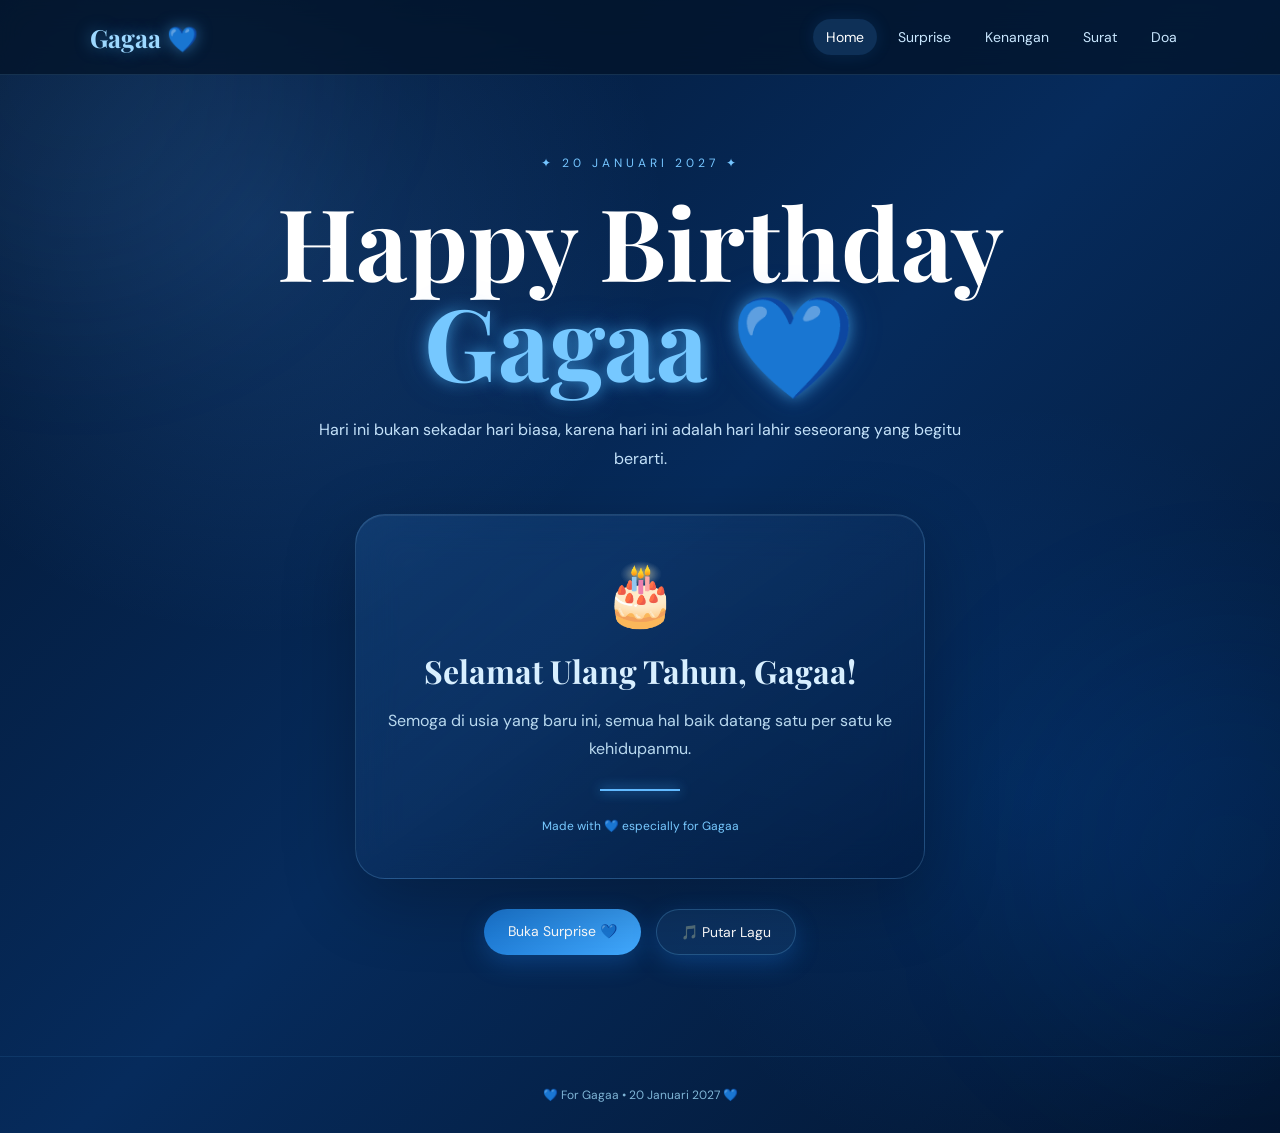
<file: index.html>
<!DOCTYPE html>
<html lang="id">
<head>
    <meta charset="UTF-8">
    <meta name="viewport" content="width=device-width, initial-scale=1.0">
    <title>Happy Birthday Gagaa 💙</title>
    <link rel="stylesheet" href="style.css">
</head>

<body>

<div id="hearts"></div>

<nav class="navbar">
    <div class="logo">Gagaa 💙</div>

    <div class="nav-links">
        <a href="index.html" class="active">Home</a>
        <a href="surprise.html">Surprise</a>
        <a href="gallery.html">Kenangan</a>
        <a href="letter.html">Surat</a>
        <a href="wish.html">Doa</a>
    </div>
</nav>

<section class="hero">

    <div class="hero-content">

        <div class="small-text">
            ✦ 20 JANUARI 2027 ✦
        </div>

        <h1>
            Happy Birthday
            <span>Gagaa 💙</span>
        </h1>

        <p class="hero-description">
            Hari ini bukan sekadar hari biasa,
            karena hari ini adalah hari lahir seseorang
            yang begitu berarti.
        </p>

        <div class="birthday-card">
            <div class="cake">🎂</div>

            <h2>
                Selamat Ulang Tahun,
                Gagaa!
            </h2>

            <p>
                Semoga di usia yang baru ini,
                semua hal baik datang satu per satu
                ke kehidupanmu.
            </p>

            <div class="line"></div>

            <p class="mini-text">
                Made with 💙 especially for Gagaa
            </p>
        </div>

        <div class="buttons">
            <a href="surprise.html" class="btn">
                Buka Surprise 💙
            </a>

            <button class="music-btn" onclick="playMusic()">
                🎵 Putar Lagu
            </button>
        </div>

    </div>

</section>

<div class="music-player">
    <iframe
        id="youtubePlayer"
        width="0"
        height="0"
        src="https://www.youtube.com/embed/ptys7c83638?enablejsapi=1"
        title="Berapa Kali Kita Akan Saling Memaafkan - Pamungkas"
        frameborder="0"
        allow="autoplay">
    </iframe>
</div>

<footer>
    <p>💙 For Gagaa • 20 Januari 2027 💙</p>
</footer>

<script src="script.js"></script>

</body>
</html>
</file>
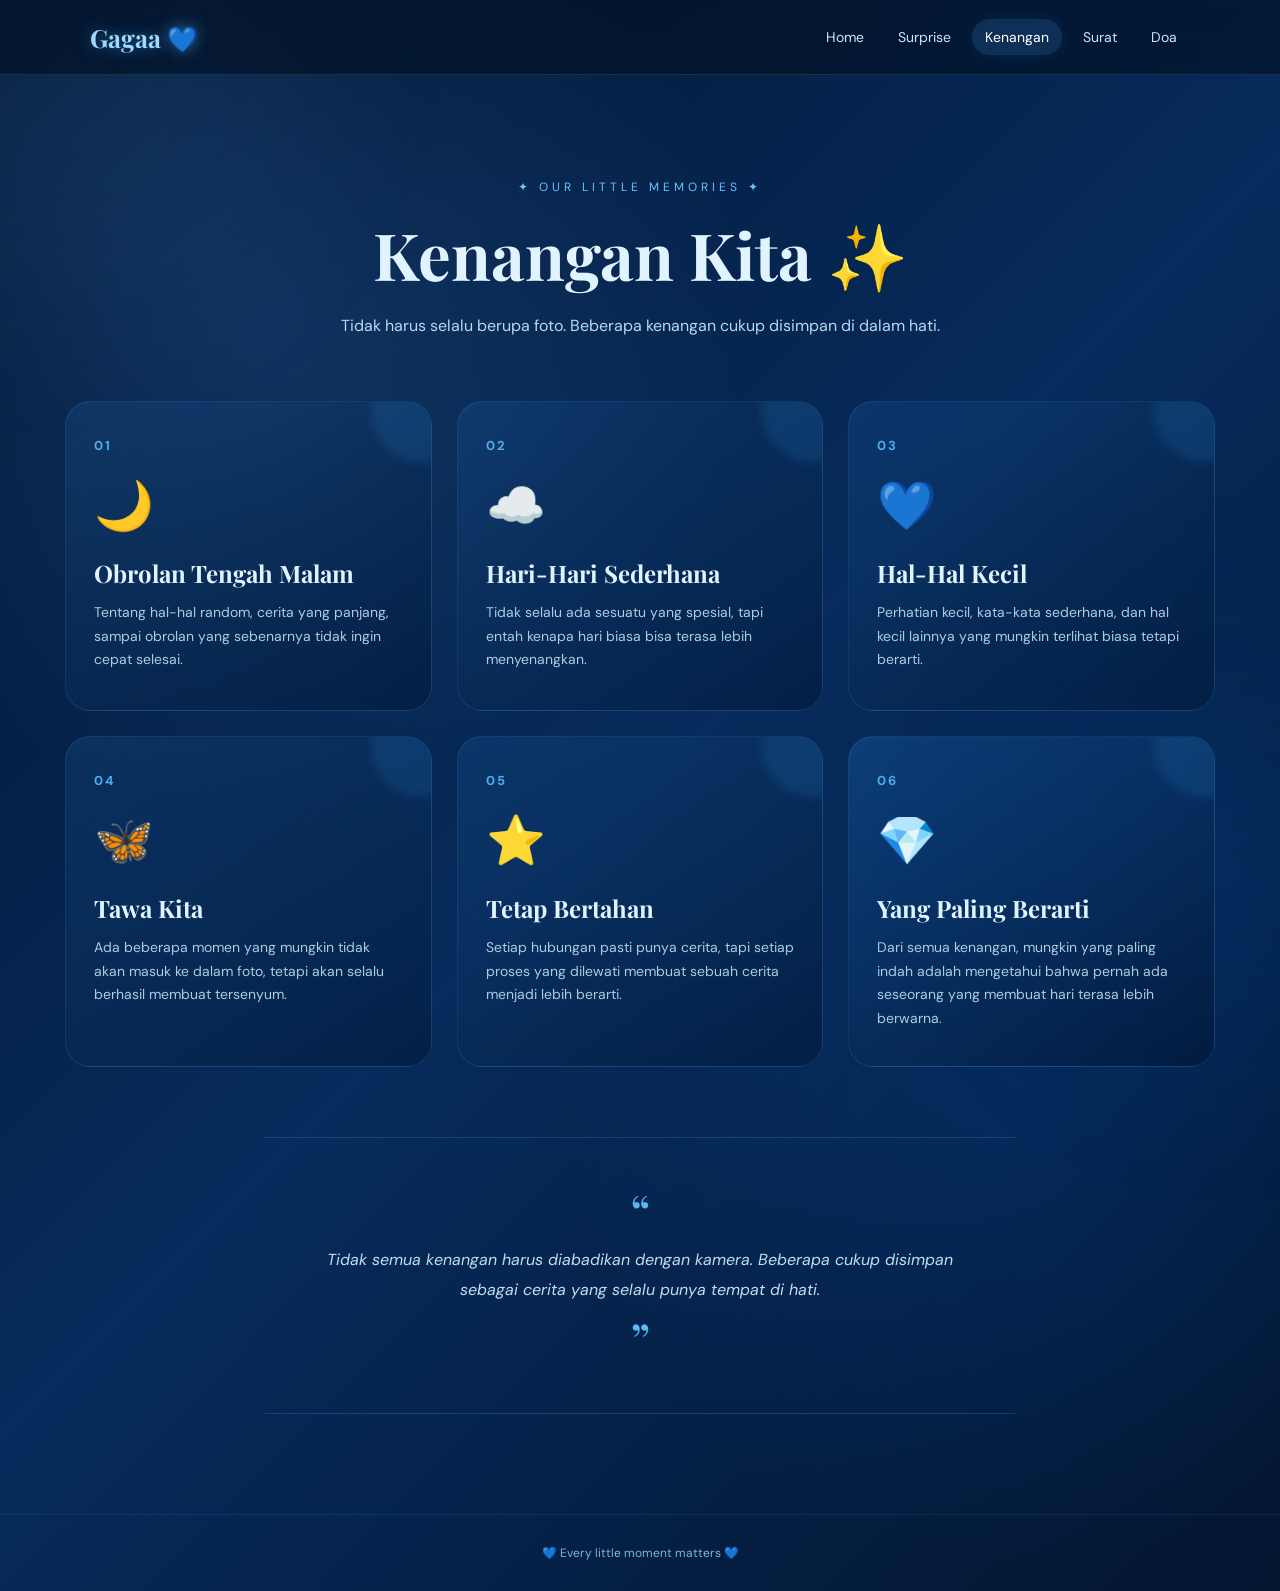
<file: gallery.html>
<!DOCTYPE html>
<html lang="id">
<head>
    <meta charset="UTF-8">
    <meta name="viewport" content="width=device-width, initial-scale=1.0">
    <title>Kenangan Gagaa 💙</title>
    <link rel="stylesheet" href="style.css">
</head>

<body>

<div id="hearts"></div>

<nav class="navbar">
    <div class="logo">Gagaa 💙</div>

    <div class="nav-links">
        <a href="index.html">Home</a>
        <a href="surprise.html">Surprise</a>
        <a href="gallery.html" class="active">Kenangan</a>
        <a href="letter.html">Surat</a>
        <a href="wish.html">Doa</a>
    </div>
</nav>

<section class="page-section">

    <div class="page-title">
        <span>✦ OUR LITTLE MEMORIES ✦</span>
        <h1>Kenangan Kita ✨</h1>

        <p>
            Tidak harus selalu berupa foto.
            Beberapa kenangan cukup disimpan
            di dalam hati.
        </p>
    </div>

    <div class="memory-grid">

        <div class="memory-card">
            <div class="memory-number">01</div>
            <div class="memory-icon">🌙</div>

            <h2>
                Obrolan Tengah Malam
            </h2>

            <p>
                Tentang hal-hal random,
                cerita yang panjang,
                sampai obrolan yang sebenarnya
                tidak ingin cepat selesai.
            </p>
        </div>

        <div class="memory-card">
            <div class="memory-number">02</div>
            <div class="memory-icon">☁️</div>

            <h2>
                Hari-Hari Sederhana
            </h2>

            <p>
                Tidak selalu ada sesuatu yang spesial,
                tapi entah kenapa hari biasa
                bisa terasa lebih menyenangkan.
            </p>
        </div>

        <div class="memory-card">
            <div class="memory-number">03</div>
            <div class="memory-icon">💙</div>

            <h2>
                Hal-Hal Kecil
            </h2>

            <p>
                Perhatian kecil, kata-kata sederhana,
                dan hal kecil lainnya yang mungkin
                terlihat biasa tetapi berarti.
            </p>
        </div>

        <div class="memory-card">
            <div class="memory-number">04</div>
            <div class="memory-icon">🦋</div>

            <h2>
                Tawa Kita
            </h2>

            <p>
                Ada beberapa momen yang mungkin
                tidak akan masuk ke dalam foto,
                tetapi akan selalu berhasil membuat tersenyum.
            </p>
        </div>

        <div class="memory-card">
            <div class="memory-number">05</div>
            <div class="memory-icon">⭐</div>

            <h2>
                Tetap Bertahan
            </h2>

            <p>
                Setiap hubungan pasti punya cerita,
                tapi setiap proses yang dilewati
                membuat sebuah cerita menjadi lebih berarti.
            </p>
        </div>

        <div class="memory-card special-card">
            <div class="memory-number">06</div>
            <div class="memory-icon">💎</div>

            <h2>
                Yang Paling Berarti
            </h2>

            <p>
                Dari semua kenangan,
                mungkin yang paling indah adalah
                mengetahui bahwa pernah ada seseorang
                yang membuat hari terasa lebih berwarna.
            </p>
        </div>

    </div>

    <div class="quote-box">
        <span>“</span>

        <p>
            Tidak semua kenangan harus diabadikan
            dengan kamera. Beberapa cukup disimpan
            sebagai cerita yang selalu punya tempat
            di hati.
        </p>

        <span>”</span>
    </div>

</section>

<footer>
    <p>💙 Every little moment matters 💙</p>
</footer>

<script src="script.js"></script>

</body>
</html>
</file>
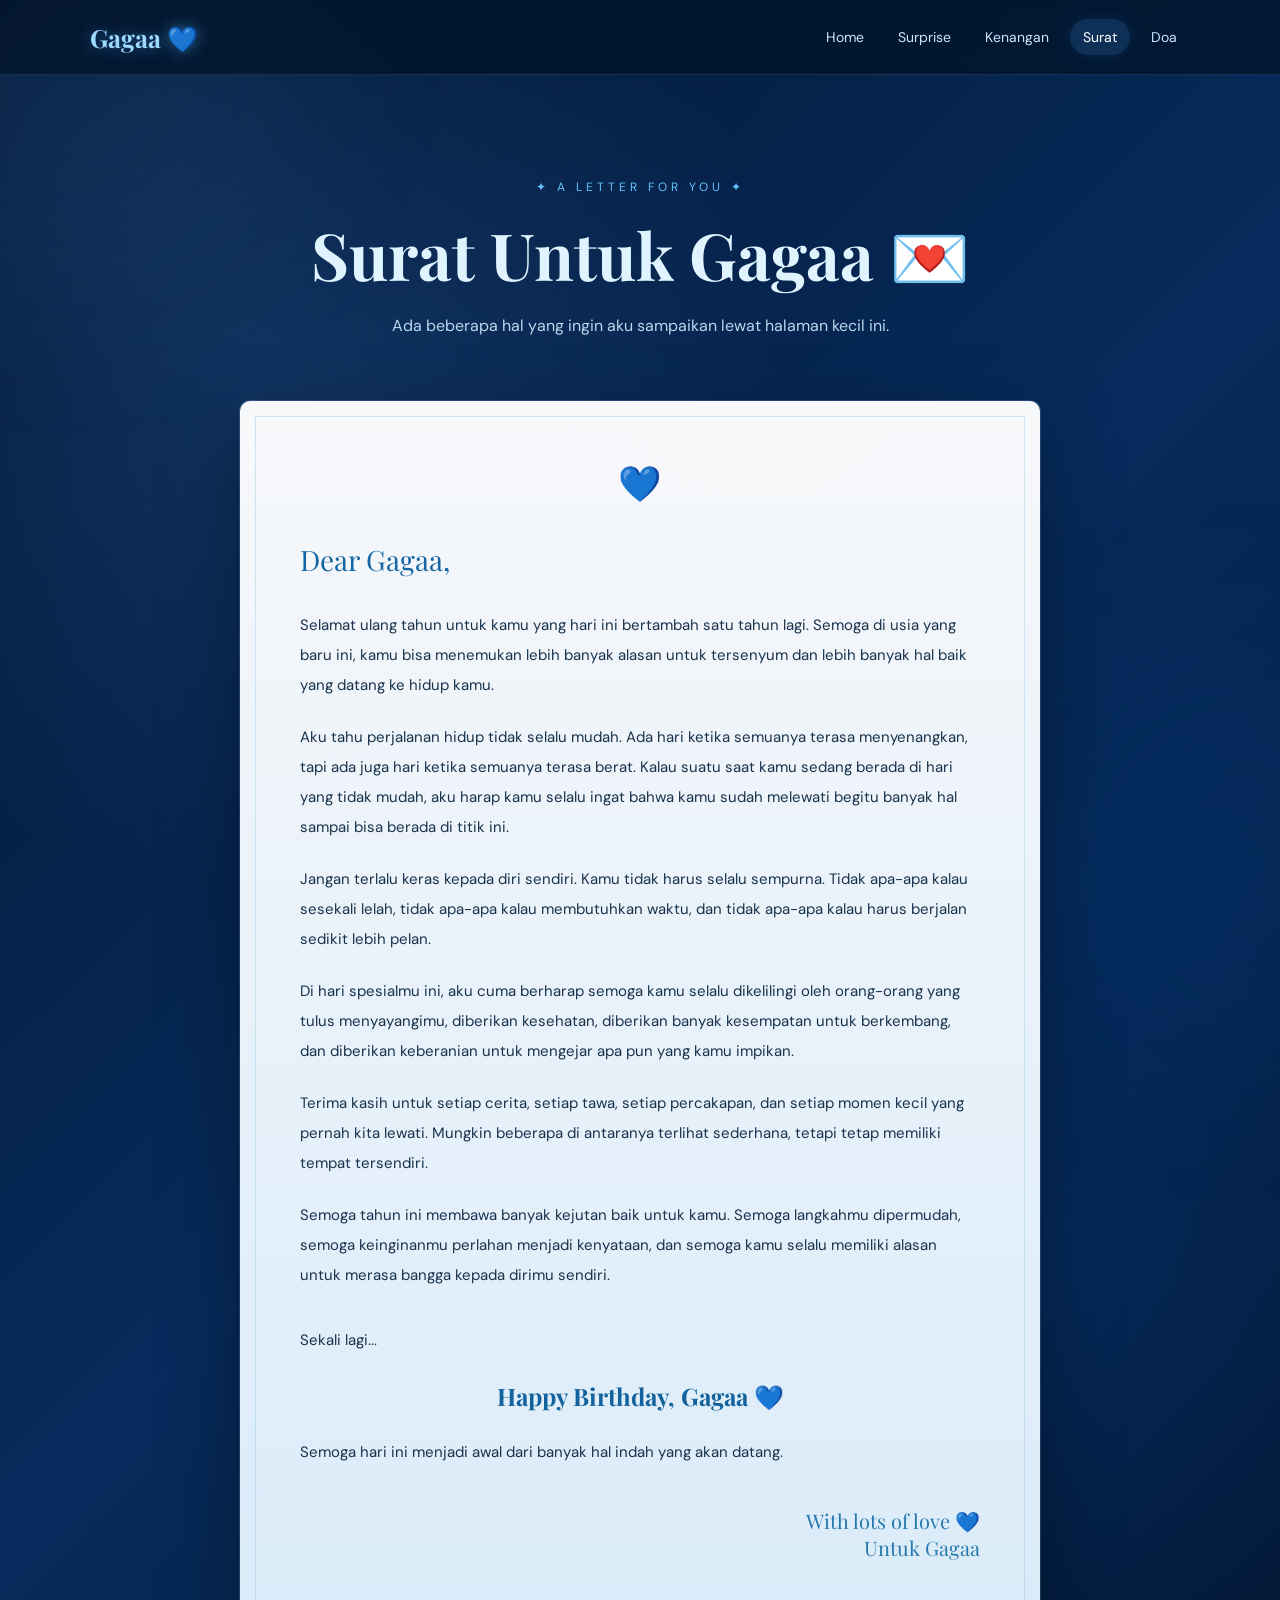
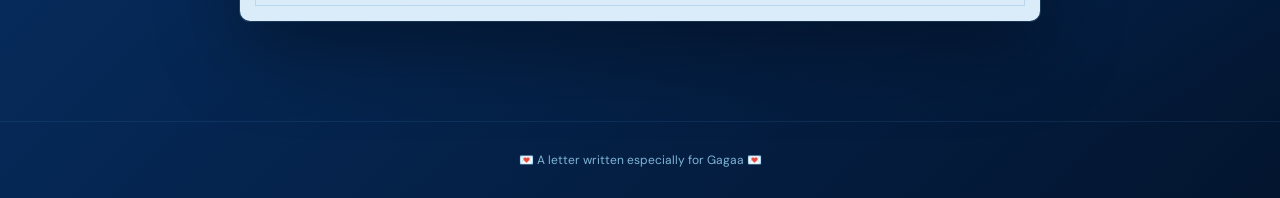
<file: letter.html>
<!DOCTYPE html>
<html lang="id">
<head>
    <meta charset="UTF-8">
    <meta name="viewport" content="width=device-width, initial-scale=1.0">
    <title>Surat Untuk Gagaa 💌</title>
    <link rel="stylesheet" href="style.css">
</head>

<body>

<div id="hearts"></div>

<nav class="navbar">
    <div class="logo">Gagaa 💙</div>

    <div class="nav-links">
        <a href="index.html">Home</a>
        <a href="surprise.html">Surprise</a>
        <a href="gallery.html">Kenangan</a>
        <a href="letter.html" class="active">Surat</a>
        <a href="wish.html">Doa</a>
    </div>
</nav>

<section class="page-section">

    <div class="page-title">
        <span>✦ A LETTER FOR YOU ✦</span>
        <h1>Surat Untuk Gagaa 💌</h1>

        <p>
            Ada beberapa hal yang ingin aku sampaikan
            lewat halaman kecil ini.
        </p>
    </div>

    <div class="letter-container">

        <div class="letter-paper">

            <div class="letter-top">
                💙
            </div>

            <p class="letter-greeting">
                Dear Gagaa,
            </p>

            <p>
                Selamat ulang tahun untuk kamu yang hari ini
                bertambah satu tahun lagi. Semoga di usia yang
                baru ini, kamu bisa menemukan lebih banyak alasan
                untuk tersenyum dan lebih banyak hal baik yang
                datang ke hidup kamu.
            </p>

            <p>
                Aku tahu perjalanan hidup tidak selalu mudah.
                Ada hari ketika semuanya terasa menyenangkan,
                tapi ada juga hari ketika semuanya terasa berat.
                Kalau suatu saat kamu sedang berada di hari
                yang tidak mudah, aku harap kamu selalu ingat
                bahwa kamu sudah melewati begitu banyak hal
                sampai bisa berada di titik ini.
            </p>

            <p>
                Jangan terlalu keras kepada diri sendiri.
                Kamu tidak harus selalu sempurna.
                Tidak apa-apa kalau sesekali lelah,
                tidak apa-apa kalau membutuhkan waktu,
                dan tidak apa-apa kalau harus berjalan
                sedikit lebih pelan.
            </p>

            <p>
                Di hari spesialmu ini, aku cuma berharap
                semoga kamu selalu dikelilingi oleh orang-orang
                yang tulus menyayangimu, diberikan kesehatan,
                diberikan banyak kesempatan untuk berkembang,
                dan diberikan keberanian untuk mengejar
                apa pun yang kamu impikan.
            </p>

            <p>
                Terima kasih untuk setiap cerita,
                setiap tawa, setiap percakapan,
                dan setiap momen kecil yang pernah kita lewati.
                Mungkin beberapa di antaranya terlihat sederhana,
                tetapi tetap memiliki tempat tersendiri.
            </p>

            <p>
                Semoga tahun ini membawa banyak kejutan baik
                untuk kamu. Semoga langkahmu dipermudah,
                semoga keinginanmu perlahan menjadi kenyataan,
                dan semoga kamu selalu memiliki alasan
                untuk merasa bangga kepada dirimu sendiri.
            </p>

            <p class="letter-closing">
                Sekali lagi...
            </p>

            <h2>
                Happy Birthday, Gagaa 💙
            </h2>

            <p>
                Semoga hari ini menjadi awal dari
                banyak hal indah yang akan datang.
            </p>

            <div class="signature">
                With lots of love 💙<br>
                Untuk Gagaa
            </div>

        </div>

    </div>

</section>

<footer>
    <p>💌 A letter written especially for Gagaa 💌</p>
</footer>

<script src="script.js"></script>

</body>
</html>
</file>
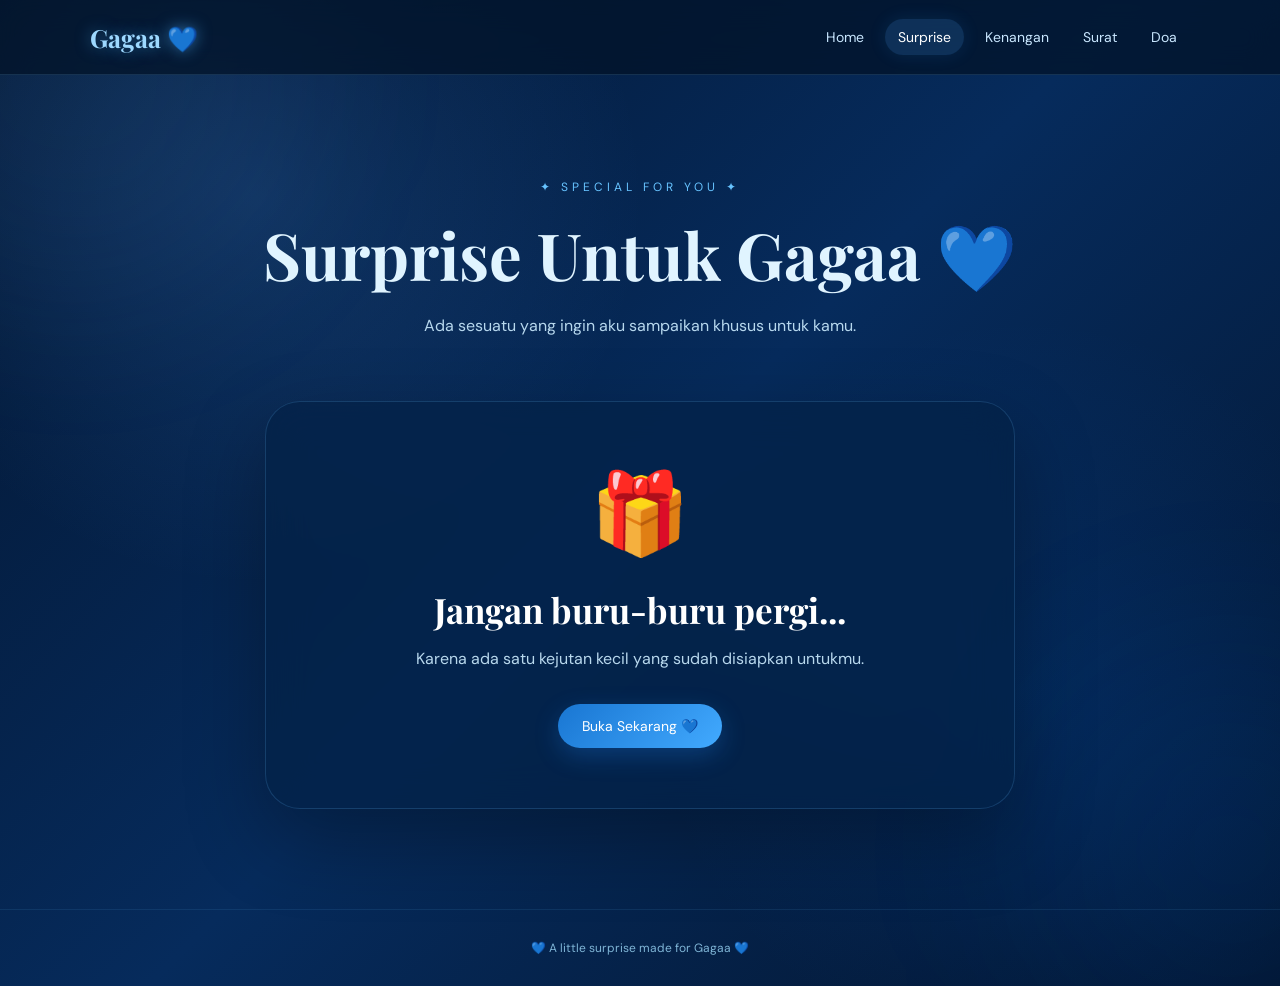
<file: surprise.html>
<!DOCTYPE html>
<html lang="id">
<head>
    <meta charset="UTF-8">
    <meta name="viewport" content="width=device-width, initial-scale=1.0">
    <title>Surprise Untuk Gagaa 💙</title>
    <link rel="stylesheet" href="style.css">
</head>

<body>

<div id="hearts"></div>

<nav class="navbar">
    <div class="logo">Gagaa 💙</div>

    <div class="nav-links">
        <a href="index.html">Home</a>
        <a href="surprise.html" class="active">Surprise</a>
        <a href="gallery.html">Kenangan</a>
        <a href="letter.html">Surat</a>
        <a href="wish.html">Doa</a>
    </div>
</nav>

<section class="page-section">

    <div class="page-title">
        <span>✦ SPECIAL FOR YOU ✦</span>
        <h1>Surprise Untuk Gagaa 💙</h1>
        <p>
            Ada sesuatu yang ingin aku sampaikan
            khusus untuk kamu.
        </p>
    </div>

    <div class="surprise-box">

        <div class="gift-icon">
            🎁
        </div>

        <h2>
            Jangan buru-buru pergi...
        </h2>

        <p>
            Karena ada satu kejutan kecil
            yang sudah disiapkan untukmu.
        </p>

        <button class="surprise-btn" onclick="openSurprise()">
            Buka Sekarang 💙
        </button>

        <div id="surpriseMessage" class="hidden-message">

            <div class="big-heart">
                💙
            </div>

            <h2>
                HAPPY BIRTHDAY GAGAA!
            </h2>

            <p>
                Kalau ada satu hal yang ingin aku berikan
                di hari ulang tahunmu, mungkin bukan sesuatu
                yang mahal atau mewah.
            </p>

            <p>
                Aku cuma ingin kamu selalu tahu
                kalau kamu adalah seseorang
                yang sangat berarti.
            </p>

            <p>
                Semoga senyum kamu selalu ada,
                semoga langkahmu selalu dimudahkan,
                dan semoga tahun ini menjadi salah satu
                tahun terbaik dalam hidupmu.
            </p>

            <div class="heart-row">
                💙 💙 💙
            </div>

            <h3>
                Selamat bertambah usia, Gagaa.
            </h3>

        </div>

    </div>

</section>

<footer>
    <p>💙 A little surprise made for Gagaa 💙</p>
</footer>

<script src="script.js"></script>

</body>
</html>
</file>
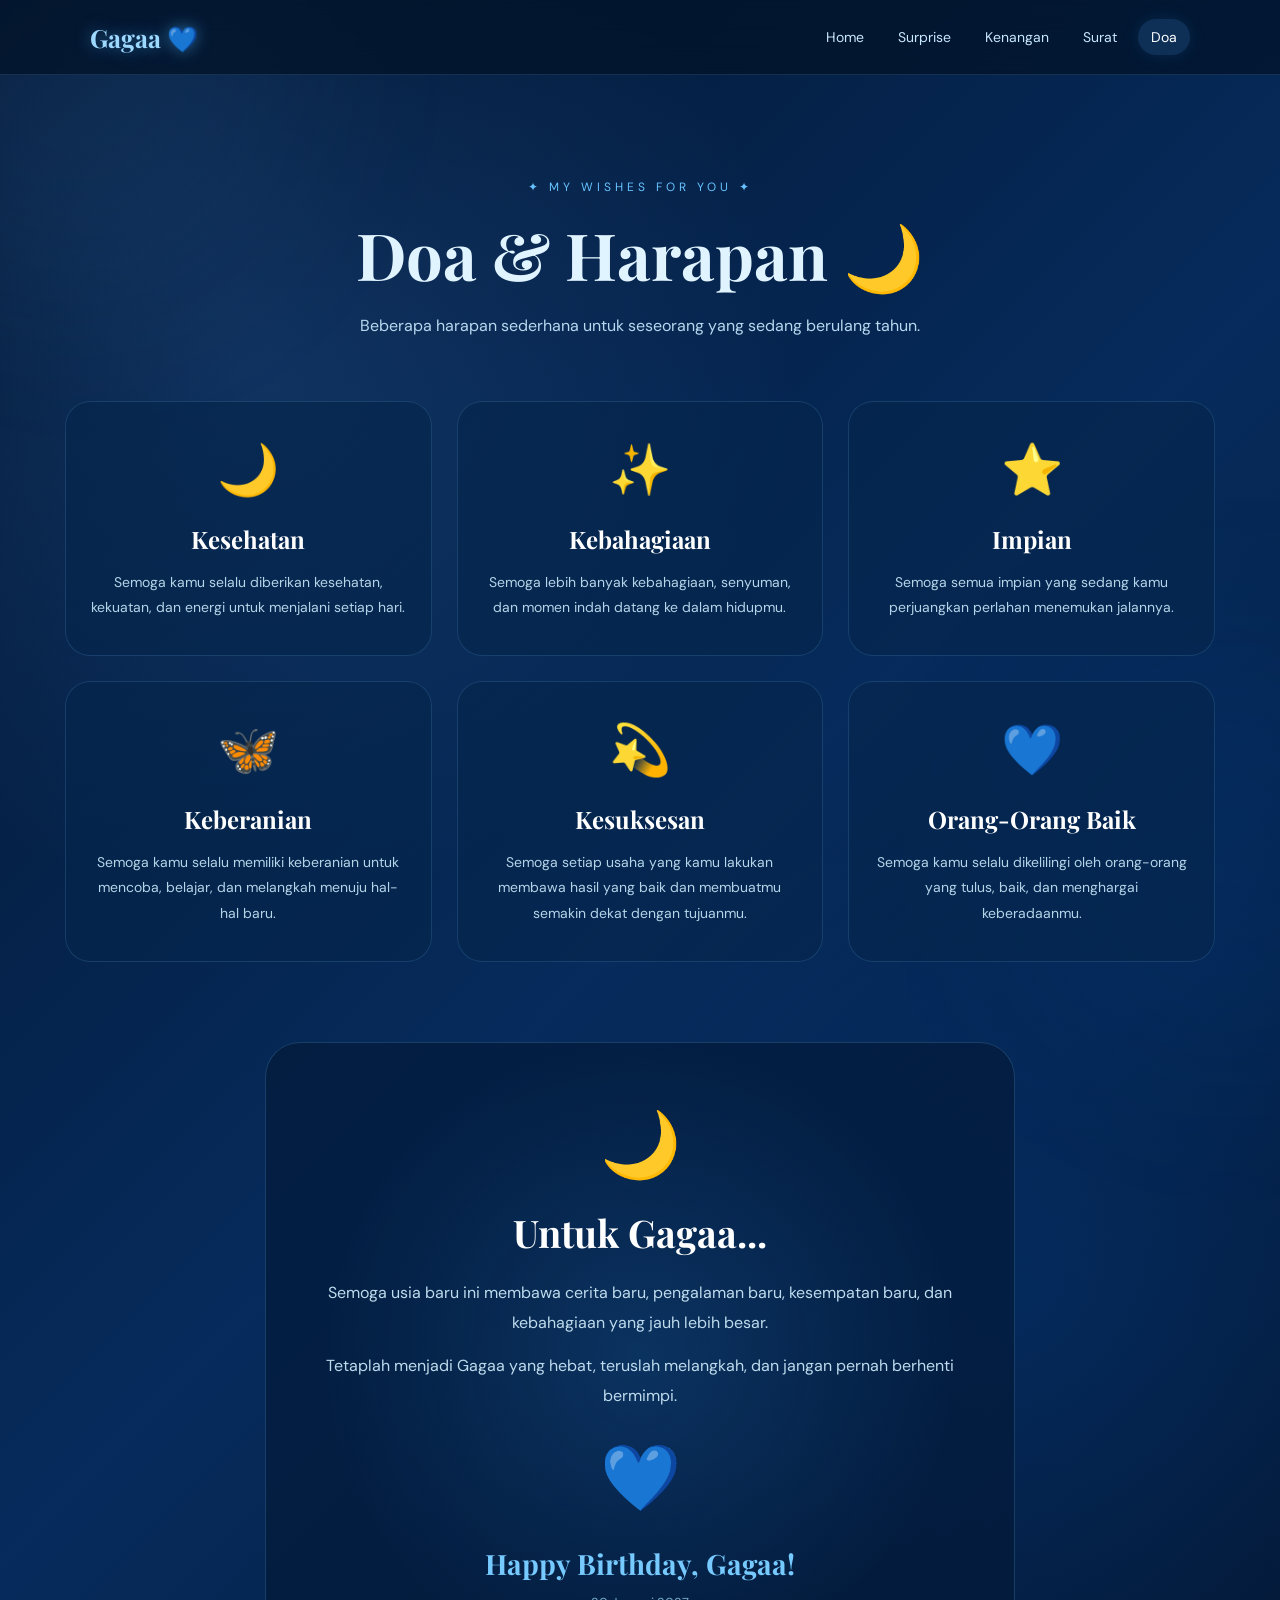
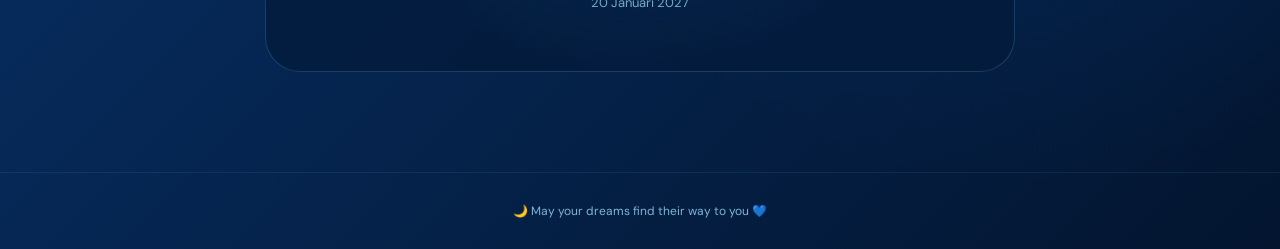
<file: wish.html>
<!DOCTYPE html>
<html lang="id">
<head>
    <meta charset="UTF-8">
    <meta name="viewport" content="width=device-width, initial-scale=1.0">
    <title>Doa Untuk Gagaa 🌙</title>
    <link rel="stylesheet" href="style.css">
</head>

<body>

<div id="hearts"></div>

<nav class="navbar">
    <div class="logo">Gagaa 💙</div>

    <div class="nav-links">
        <a href="index.html">Home</a>
        <a href="surprise.html">Surprise</a>
        <a href="gallery.html">Kenangan</a>
        <a href="letter.html">Surat</a>
        <a href="wish.html" class="active">Doa</a>
    </div>
</nav>

<section class="page-section wish-page">

    <div class="page-title">
        <span>✦ MY WISHES FOR YOU ✦</span>
        <h1>Doa & Harapan 🌙</h1>

        <p>
            Beberapa harapan sederhana untuk
            seseorang yang sedang berulang tahun.
        </p>
    </div>

    <div class="wish-grid">

        <div class="wish-card">
            <div class="wish-icon">🌙</div>
            <h2>Kesehatan</h2>
            <p>
                Semoga kamu selalu diberikan kesehatan,
                kekuatan, dan energi untuk menjalani
                setiap hari.
            </p>
        </div>

        <div class="wish-card">
            <div class="wish-icon">✨</div>
            <h2>Kebahagiaan</h2>
            <p>
                Semoga lebih banyak kebahagiaan,
                senyuman, dan momen indah datang
                ke dalam hidupmu.
            </p>
        </div>

        <div class="wish-card">
            <div class="wish-icon">⭐</div>
            <h2>Impian</h2>
            <p>
                Semoga semua impian yang sedang
                kamu perjuangkan perlahan menemukan
                jalannya.
            </p>
        </div>

        <div class="wish-card">
            <div class="wish-icon">🦋</div>
            <h2>Keberanian</h2>
            <p>
                Semoga kamu selalu memiliki keberanian
                untuk mencoba, belajar, dan melangkah
                menuju hal-hal baru.
            </p>
        </div>

        <div class="wish-card">
            <div class="wish-icon">💫</div>
            <h2>Kesuksesan</h2>
            <p>
                Semoga setiap usaha yang kamu lakukan
                membawa hasil yang baik dan membuatmu
                semakin dekat dengan tujuanmu.
            </p>
        </div>

        <div class="wish-card">
            <div class="wish-icon">💙</div>
            <h2>Orang-Orang Baik</h2>
            <p>
                Semoga kamu selalu dikelilingi
                oleh orang-orang yang tulus,
                baik, dan menghargai keberadaanmu.
            </p>
        </div>

    </div>

    <div class="final-wish">

        <div class="moon">🌙</div>

        <h2>
            Untuk Gagaa...
        </h2>

        <p>
            Semoga usia baru ini membawa cerita baru,
            pengalaman baru, kesempatan baru,
            dan kebahagiaan yang jauh lebih besar.
        </p>

        <p>
            Tetaplah menjadi Gagaa yang hebat,
            teruslah melangkah,
            dan jangan pernah berhenti bermimpi.
        </p>

        <div class="final-heart">
            💙
        </div>

        <h3>
            Happy Birthday, Gagaa!
        </h3>

        <span>
            20 Januari 2027
        </span>

    </div>

</section>

<footer>
    <p>🌙 May your dreams find their way to you 💙</p>
</footer>

<script src="script.js"></script>

</body>
</html>
</file>
<file: style.css>
@import url('https://fonts.googleapis.com/css2?family=DM+Sans:wght@400;500;600;700&family=Playfair+Display:wght@500;600;700&display=swap');

* {
    margin: 0;
    padding: 0;
    box-sizing: border-box;
}

html {
    scroll-behavior: smooth;
}

body {
    font-family: 'DM Sans', sans-serif;
    background:
        radial-gradient(circle at 20% 20%, rgba(80, 160, 255, 0.16), transparent 30%),
        radial-gradient(circle at 80% 70%, rgba(0, 100, 220, 0.14), transparent 30%),
        linear-gradient(135deg, #03152f, #062b5c, #03152f);
    color: #ffffff;
    min-height: 100vh;
    overflow-x: hidden;
}

/* =========================
   BACKGROUND
========================= */

body::before {
    content: "";
    position: fixed;
    width: 450px;
    height: 450px;
    border-radius: 50%;
    background: rgba(75, 160, 255, 0.08);
    filter: blur(80px);
    top: -150px;
    left: -150px;
    pointer-events: none;
}

body::after {
    content: "";
    position: fixed;
    width: 400px;
    height: 400px;
    border-radius: 50%;
    background: rgba(0, 119, 255, 0.08);
    filter: blur(90px);
    bottom: -150px;
    right: -150px;
    pointer-events: none;
}

/* =========================
   MOVING HEARTS
========================= */

#hearts {
    position: fixed;
    inset: 0;
    pointer-events: none;
    overflow: hidden;
    z-index: 0;
}

.heart {
    position: absolute;
    bottom: -50px;
    color: #52aaff;
    font-size: 18px;
    opacity: 0.7;
    animation: floatHeart linear forwards;
    filter: drop-shadow(0 0 8px rgba(60, 170, 255, 0.7));
}

@keyframes floatHeart {
    0% {
        transform: translateY(0) rotate(0deg) scale(0.7);
        opacity: 0;
    }

    10% {
        opacity: 0.75;
    }

    50% {
        transform: translateY(-50vh) rotate(180deg) scale(1);
    }

    100% {
        transform: translateY(-115vh) rotate(360deg) scale(0.6);
        opacity: 0;
    }
}

/* =========================
   NAVBAR
========================= */

.navbar {
    position: relative;
    z-index: 20;
    width: 100%;
    min-height: 75px;
    padding: 18px 7%;
    display: flex;
    align-items: center;
    justify-content: space-between;
    background: rgba(2, 18, 40, 0.72);
    border-bottom: 1px solid rgba(130, 200, 255, 0.15);
    backdrop-filter: blur(15px);
}

.logo {
    font-family: 'Playfair Display', serif;
    font-size: 25px;
    font-weight: 700;
    color: #9dd8ff;
    text-shadow: 0 0 15px rgba(80, 180, 255, 0.5);
}

.nav-links {
    display: flex;
    align-items: center;
    gap: 8px;
}

.nav-links a {
    text-decoration: none;
    color: #c9e7ff;
    font-size: 14px;
    padding: 9px 13px;
    border-radius: 20px;
    transition: 0.3s ease;
}

.nav-links a:hover,
.nav-links a.active {
    color: white;
    background: rgba(70, 160, 255, 0.18);
    box-shadow: 0 0 18px rgba(50, 160, 255, 0.12);
}

/* =========================
   HERO
========================= */

.hero {
    position: relative;
    z-index: 2;
    min-height: calc(100vh - 75px);
    display: flex;
    align-items: center;
    justify-content: center;
    text-align: center;
    padding: 80px 20px;
}

.hero-content {
    width: min(850px, 100%);
}

.small-text {
    color: #75c5ff;
    letter-spacing: 4px;
    font-size: 12px;
    margin-bottom: 20px;
}

.hero h1 {
    font-family: 'Playfair Display', serif;
    font-size: clamp(50px, 9vw, 100px);
    line-height: 1;
    margin-bottom: 25px;
}

.hero h1 span {
    display: block;
    color: #76c8ff;
    text-shadow:
        0 0 15px rgba(80, 190, 255, 0.6),
        0 0 35px rgba(50, 130, 255, 0.25);
}

.hero-description {
    max-width: 650px;
    margin: 0 auto 40px;
    color: #c4e2fa;
    line-height: 1.8;
    font-size: 16px;
}

/* =========================
   BIRTHDAY CARD
========================= */

.birthday-card {
    width: min(570px, 100%);
    margin: auto;
    padding: 40px 30px;
    border-radius: 30px;
    background: linear-gradient(
        145deg,
        rgba(70, 160, 255, 0.15),
        rgba(2, 25, 60, 0.55)
    );
    border: 1px solid rgba(130, 205, 255, 0.2);
    box-shadow:
        0 20px 70px rgba(0, 0, 0, 0.25),
        inset 0 1px 0 rgba(255, 255, 255, 0.08);
    backdrop-filter: blur(20px);
}

.cake {
    font-size: 60px;
    animation: cakeFloat 3s ease-in-out infinite;
}

@keyframes cakeFloat {
    0%, 100% {
        transform: translateY(0);
    }

    50% {
        transform: translateY(-10px);
    }
}

.birthday-card h2 {
    font-family: 'Playfair Display', serif;
    font-size: 32px;
    margin: 15px 0;
    color: #d8efff;
}

.birthday-card p {
    color: #b9d9ef;
    line-height: 1.8;
}

.line {
    width: 80px;
    height: 2px;
    background: #62baff;
    margin: 25px auto;
    box-shadow: 0 0 12px #42aaff;
}

.mini-text {
    font-size: 12px;
    color: #78c9ff !important;
}

/* =========================
   BUTTONS
========================= */

.buttons {
    margin-top: 30px;
    display: flex;
    justify-content: center;
    gap: 15px;
    flex-wrap: wrap;
}

.btn,
.music-btn,
.surprise-btn {
    border: none;
    text-decoration: none;
    font-family: inherit;
    cursor: pointer;
    padding: 13px 24px;
    border-radius: 30px;
    color: white;
    background: linear-gradient(135deg, #1976d2, #42aaff);
    box-shadow: 0 8px 25px rgba(30, 140, 255, 0.25);
    transition: 0.3s ease;
    font-size: 14px;
}

.btn:hover,
.music-btn:hover,
.surprise-btn:hover {
    transform: translateY(-4px);
    box-shadow: 0 12px 30px rgba(50, 170, 255, 0.4);
}

.music-btn {
    background: rgba(80, 170, 255, 0.1);
    border: 1px solid rgba(110, 200, 255, 0.25);
}

/* =========================
   PAGE
========================= */

.page-section {
    position: relative;
    z-index: 2;
    width: min(1150px, 92%);
    margin: auto;
    padding: 100px 0;
    min-height: calc(100vh - 75px);
}

.page-title {
    text-align: center;
    margin-bottom: 60px;
}

.page-title span {
    color: #67c3ff;
    font-size: 12px;
    letter-spacing: 4px;
}

.page-title h1 {
    font-family: 'Playfair Display', serif;
    font-size: clamp(40px, 6vw, 65px);
    margin: 15px 0;
    color: #e0f4ff;
}

.page-title p {
    max-width: 600px;
    margin: auto;
    color: #b7d8ee;
    line-height: 1.8;
}

/* =========================
   SURPRISE
========================= */

.surprise-box {
    max-width: 750px;
    margin: auto;
    text-align: center;
    padding: 60px 30px;
    border-radius: 35px;
    background: rgba(4, 34, 70, 0.7);
    border: 1px solid rgba(100, 190, 255, 0.18);
    box-shadow: 0 30px 80px rgba(0, 0, 0, 0.3);
    backdrop-filter: blur(20px);
}

.gift-icon {
    font-size: 80px;
    animation: giftFloat 2.5s ease-in-out infinite;
}

@keyframes giftFloat {
    0%, 100% {
        transform: translateY(0) rotate(-3deg);
    }

    50% {
        transform: translateY(-15px) rotate(3deg);
    }
}

.surprise-box h2 {
    font-family: 'Playfair Display', serif;
    font-size: 35px;
    margin: 20px 0 12px;
}

.surprise-box > p {
    color: #b8d8ed;
    line-height: 1.8;
    margin-bottom: 30px;
}

.hidden-message {
    display: none;
    margin-top: 40px;
    padding: 35px;
    border-radius: 25px;
    background: rgba(50, 150, 255, 0.08);
    border: 1px solid rgba(100, 200, 255, 0.2);
    animation: appear 0.8s ease forwards;
}

.hidden-message.show {
    display: block;
}

@keyframes appear {
    from {
        opacity: 0;
        transform: translateY(20px);
    }

    to {
        opacity: 1;
        transform: translateY(0);
    }
}

.big-heart {
    font-size: 75px;
    animation: heartBeat 1.4s infinite;
}

@keyframes heartBeat {
    0%, 100% {
        transform: scale(1);
    }

    50% {
        transform: scale(1.18);
    }
}

.hidden-message h2 {
    color: #75caff;
}

.hidden-message p {
    color: #c4e0f2;
    line-height: 1.9;
    margin: 15px auto;
    max-width: 600px;
}

.heart-row {
    margin: 25px;
    letter-spacing: 10px;
}

/* =========================
   MEMORY / GALLERY
========================= */

.memory-grid {
    display: grid;
    grid-template-columns: repeat(3, 1fr);
    gap: 25px;
}

.memory-card {
    position: relative;
    overflow: hidden;
    padding: 35px 28px;
    min-height: 310px;
    border-radius: 25px;
    background: linear-gradient(
        145deg,
        rgba(50, 140, 230, 0.14),
        rgba(2, 28, 62, 0.7)
    );
    border: 1px solid rgba(110, 195, 255, 0.15);
    transition: 0.4s ease;
}

.memory-card::before {
    content: "";
    position: absolute;
    width: 100px;
    height: 100px;
    background: rgba(60, 170, 255, 0.12);
    border-radius: 50%;
    right: -40px;
    top: -40px;
    filter: blur(5px);
}

.memory-card:hover {
    transform: translateY(-10px);
    border-color: rgba(110, 205, 255, 0.4);
    box-shadow: 0 20px 45px rgba(0, 100, 200, 0.15);
}

.memory-number {
    color: #4eaeeb;
    font-size: 13px;
    font-weight: 700;
    letter-spacing: 2px;
}

.memory-icon {
    font-size: 48px;
    margin: 20px 0;
}

.memory-card h2 {
    font-family: 'Playfair Display', serif;
    color: #dff4ff;
    margin-bottom: 12px;
}

.memory-card p {
    color: #abcde2;
    line-height: 1.7;
    font-size: 14px;
}

.special-card {
    background: linear-gradient(
        145deg,
        rgba(35, 125, 220, 0.25),
        rgba(2, 25, 58, 0.8)
    );
}

.quote-box {
    margin: 70px auto 0;
    max-width: 750px;
    text-align: center;
    padding: 40px;
    border-top: 1px solid rgba(100, 190, 255, 0.2);
    border-bottom: 1px solid rgba(100, 190, 255, 0.2);
}

.quote-box span {
    font-family: 'Playfair Display', serif;
    font-size: 50px;
    color: #5ab9f5;
}

.quote-box p {
    color: #c1deef;
    line-height: 1.9;
    font-style: italic;
}

/* =========================
   LETTER
========================= */

.letter-container {
    display: flex;
    justify-content: center;
}

.letter-paper {
    width: min(800px, 100%);
    padding: 60px;
    border-radius: 10px;
    color: #19334d;
    background:
        linear-gradient(rgba(255,255,255,0.97), rgba(225,242,255,0.97));
    box-shadow:
        0 30px 80px rgba(0, 0, 0, 0.35),
        0 0 0 1px rgba(150, 220, 255, 0.2);
    position: relative;
}

.letter-paper::before {
    content: "";
    position: absolute;
    inset: 15px;
    border: 1px solid rgba(50, 140, 200, 0.2);
    pointer-events: none;
}

.letter-top {
    text-align: center;
    font-size: 35px;
    margin-bottom: 25px;
}

.letter-paper p {
    position: relative;
    line-height: 2;
    margin-bottom: 22px;
    font-size: 15px;
}

.letter-greeting {
    font-family: 'Playfair Display', serif;
    font-size: 28px !important;
    color: #1466a5;
}

.letter-paper h2 {
    position: relative;
    text-align: center;
    font-family: 'Playfair Display', serif;
    color: #12639d;
    margin: 25px 0;
}

.letter-closing {
    margin-top: 35px;
}

.signature {
    position: relative;
    text-align: right;
    margin-top: 40px;
    color: #2779ad;
    font-family: 'Playfair Display', serif;
    font-size: 20px;
}

/* =========================
   WISH
========================= */

.wish-grid {
    display: grid;
    grid-template-columns: repeat(3, 1fr);
    gap: 25px;
}

.wish-card {
    text-align: center;
    padding: 35px 25px;
    border-radius: 25px;
    background: rgba(5, 37, 76, 0.65);
    border: 1px solid rgba(110, 200, 255, 0.16);
    transition: 0.3s ease;
}

.wish-card:hover {
    transform: translateY(-8px);
    background: rgba(20, 65, 110, 0.7);
}

.wish-icon {
    font-size: 50px;
    margin-bottom: 20px;
}

.wish-card h2 {
    font-family: 'Playfair Display', serif;
    margin-bottom: 15px;
}

.wish-card p {
    color: #b5d4e8;
    line-height: 1.8;
    font-size: 14px;
}

.final-wish {
    text-align: center;
    max-width: 750px;
    margin: 80px auto 0;
    padding: 60px 30px;
    border-radius: 35px;
    background:
        radial-gradient(
            circle at center,
            rgba(45, 150, 240, 0.18),
            transparent 65%
        ),
        rgba(3, 27, 58, 0.7);
    border: 1px solid rgba(110, 200, 255, 0.2);
}

.moon {
    font-size: 65px;
    margin-bottom: 20px;
    animation: moonFloat 4s ease-in-out infinite;
}

@keyframes moonFloat {
    0%, 100% {
        transform: translateY(0);
    }

    50% {
        transform: translateY(-12px);
    }
}

.final-wish h2 {
    font-family: 'Playfair Display', serif;
    font-size: 38px;
    margin-bottom: 20px;
}

.final-wish p {
    color: #bedbed;
    line-height: 1.9;
    margin: 12px auto;
}

.final-heart {
    font-size: 65px;
    margin: 25px;
    animation: heartBeat 1.5s infinite;
}

.final-wish h3 {
    font-family: 'Playfair Display', serif;
    color: #76caff;
    font-size: 28px;
}

.final-wish > span {
    display: block;
    margin-top: 12px;
    color: #74aaca;
    font-size: 13px;
}

/* =========================
   FOOTER
========================= */

footer {
    position: relative;
    z-index: 5;
    text-align: center;
    padding: 30px 20px;
    border-top: 1px solid rgba(100, 190, 255, 0.1);
    color: #7fb5d6;
    font-size: 12px;
}

/* =========================
   RESPONSIVE
========================= */

@media (max-width: 850px) {

    .navbar {
        flex-direction: column;
        gap: 15px;
    }

    .nav-links {
        flex-wrap: wrap;
        justify-content: center;
    }

    .memory-grid,
    .wish-grid {
        grid-template-columns: repeat(2, 1fr);
    }

    .letter-paper {
        padding: 40px 30px;
    }
}

@media (max-width: 600px) {

    .navbar {
        padding: 16px 15px;
    }

    .logo {
        font-size: 23px;
    }

    .nav-links {
        gap: 3px;
    }

    .nav-links a {
        font-size: 11px;
        padding: 7px 8px;
    }

    .hero {
        padding: 60px 15px;
    }

    .hero h1 {
        font-size: 52px;
    }

    .hero-description {
        font-size: 14px;
    }

    .birthday-card {
        padding: 30px 20px;
    }

    .birthday-card h2 {
        font-size: 27px;
    }

    .page-section {
        padding: 70px 0;
    }

    .page-title {
        margin-bottom: 40px;
    }

    .page-title h1 {
        font-size: 40px;
    }

    .memory-grid,
    .wish-grid {
        grid-template-columns: 1fr;
    }

    .memory-card {
        min-height: auto;
    }

    .letter-paper {
        padding: 35px 25px;
    }

    .letter-paper p {
        font-size: 14px;
    }

    .buttons {
        flex-direction: column;
        align-items: center;
    }

    .btn,
    .music-btn {
        width: min(280px, 100%);
    }

    .surprise-box {
        padding: 45px 20px;
    }
}
</file>
